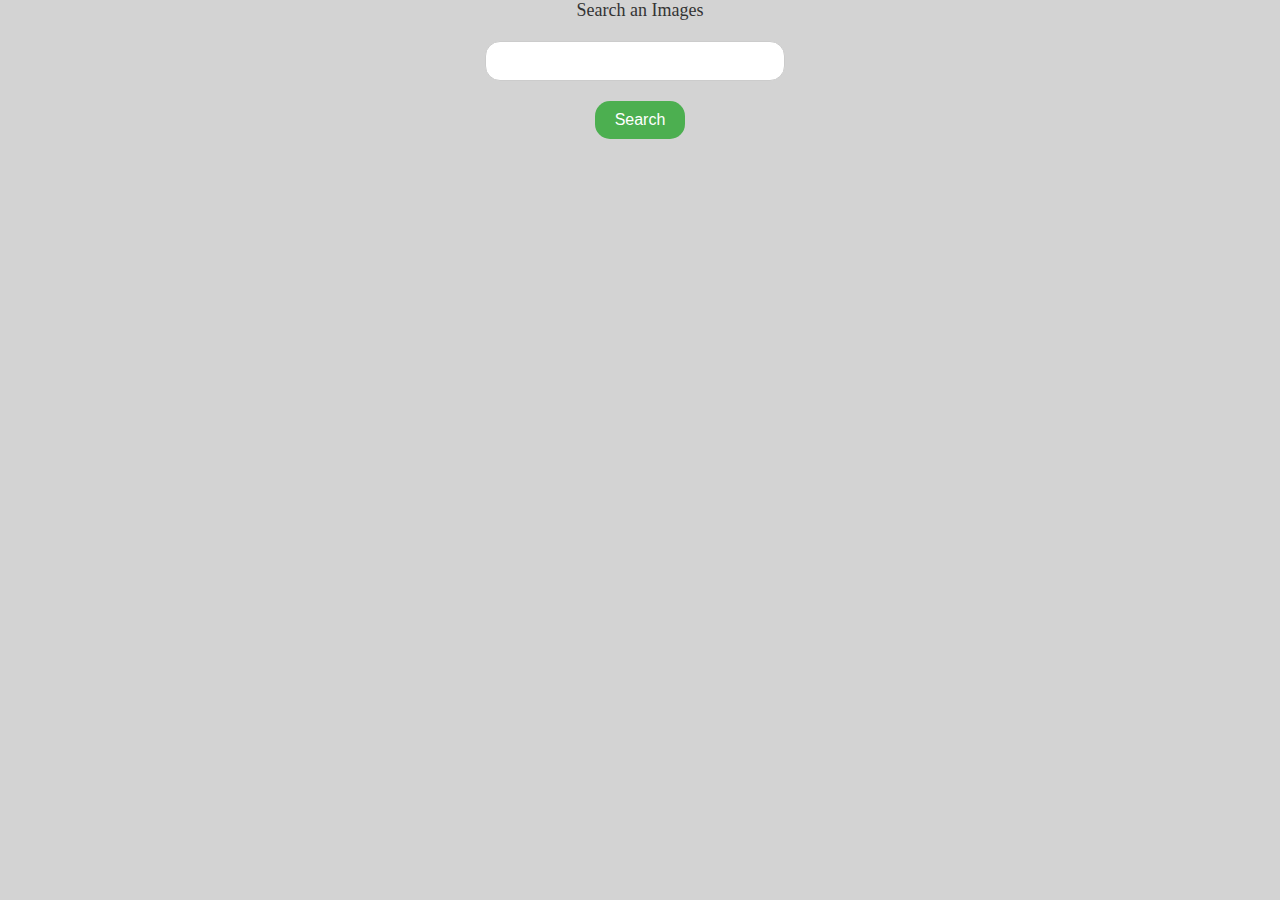
<file: FlickrPhotoSearch/index.html>
<!DOCTYPE html>
<html lang="en">
<head>
    <meta charset="UTF-8">
    <meta name="viewport" content="width=device-width, initial-scale=1.0">
    <link rel="stylesheet" href="materials/style.css">
    <script src="materials/index.js" defer></script>
    <title>Document</title>
</head>
<body>
    <div class="search">
        <label for="input-text">Search an Images</label>
        <input id="text" type="text">
        <button id="button">Search</button>
    </div>
    <div id="images"></div>
</body>
</html>
</file>
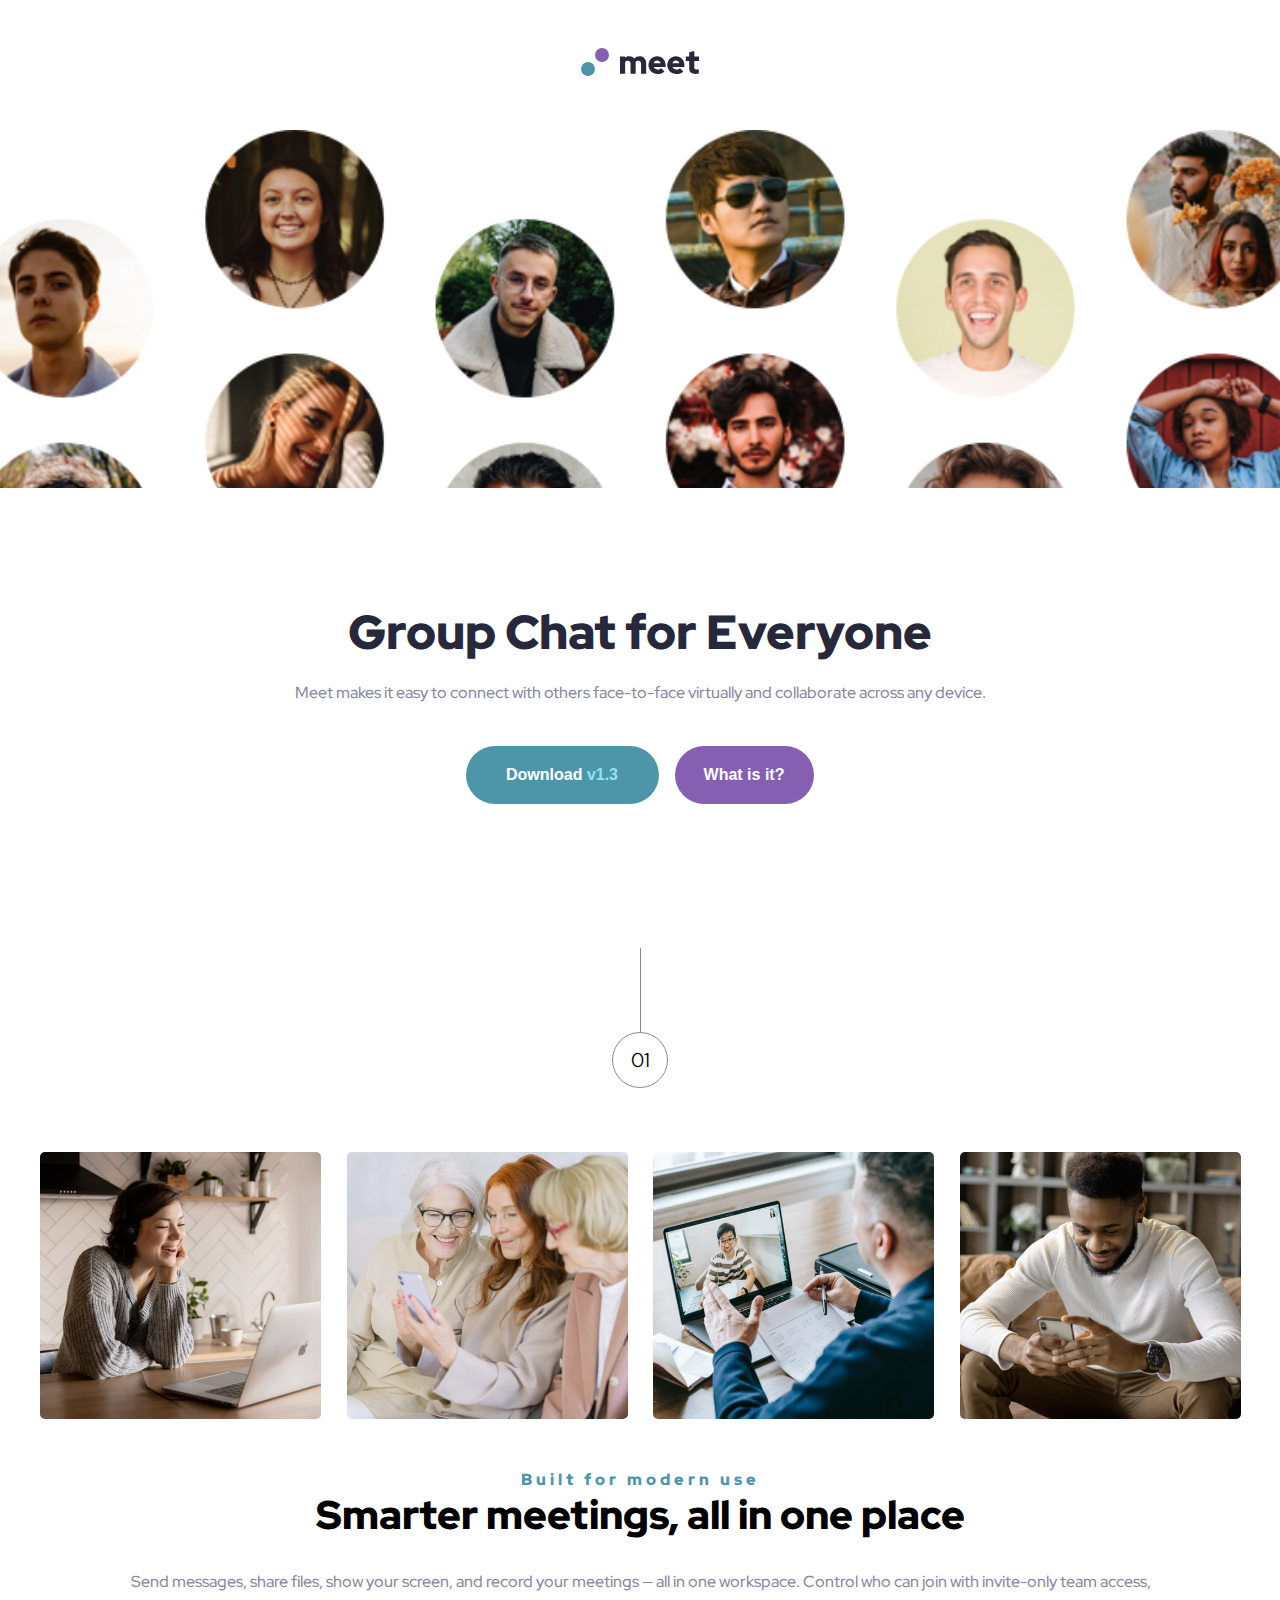
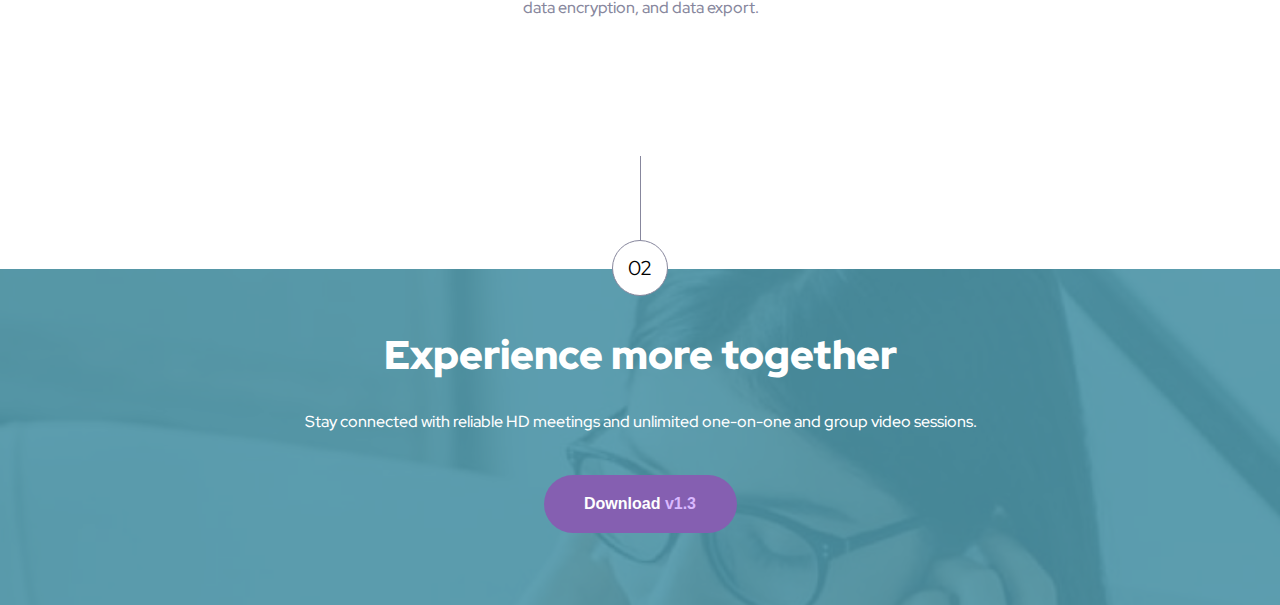
<file: MeetLandingPage/index.html>
<!DOCTYPE html>
<html lang="en">
<head>
    <meta charset="UTF-8">
    <meta name="viewport" content="width=device-width, initial-scale=1.0">
    <link rel="stylesheet" href="style.css">
    <link rel="preconnect" href="https://fonts.googleapis.com">
    <link rel="preconnect" href="https://fonts.gstatic.com" crossorigin>
    <link href="https://fonts.googleapis.com/css2?family=Red+Hat+Display:ital,wght@0,300..900;1,300..900&display=swap" rel="stylesheet">
    <title>Meet Landing Page</title>
</head>
<body>
    <header>
        <nav><img class="logo" src="materials/logo.svg" alt=""></nav>
        <div class="header-hero-image">
            <div class="hero-image">
                <img src="materials/tablet/image-hero.png" alt="">
            </div>
            <div class="main-title wrapper flex">
                <h1>Group Chat for Everyone</h1>
                <p class="style-p">Meet makes it easy to connect with others face-to-face virtually and collaborate across any device.</p>
                <div class="buttons pad-bot">
                    <button id="green">Download <span>v1.3</span></button>
                    <button id="purple">What is it?</button>
                </div>
            </div>
        </div>
    </header>

    <main>
        <div class="line-shape pad-bot">
            <div class="line"></div>
            <div class="round"><span class="number-in-shape">01</span></div>
        </div>

        <div class="grid-container wrapper pad-bot">
            <img src="materials/desktop/image-woman-in-videocall.jpg" alt="">
            <img src="materials/desktop/image-women-videochatting.jpg" alt="">
            <img src="materials/desktop/image-men-in-meeting.jpg" alt="">
            <img src="materials/desktop/image-man-texting.jpg" alt="">
        </div>
        <div class="wrapper pad-bot flex">
            <h3 class="green-h3">Built for modern use</h3>
            <h2 class="title-h2">Smarter meetings, all in one place</h2>
            <p class="style-p">Send messages, share files, show your screen, and record your meetings — all in one workspace. Control who can join with invite-only team access, data encryption, and data export.</p>
        </div>
    </main>

    <footer>
        <div class="footer">
            <div class="line-shape line-absolute">
                <div class="line"></div>
                <div class="round"><span class="number-in-shape">02</span></div>
            </div>
            <div class="footer-bg">
                <div class="bg-color">
                    <div class="footer-grid wrapper flex">
                        <h2 class="title-h2" style="color: white;">Experience more together</h2>
                        <p class="style-p" style="color: white;">Stay connected with reliable HD meetings and unlimited one-on-one and group video sessions.</p>
                        <div class="buttons" style="padding-bottom: 72px;">
                            <button id="green" style="background-color: #855FB1;">Download <span style="color: #D9B8FF;">v1.3</span></button>
                        </div>
                    </div>
                </div>
            </div>
        </div>
    </footer>
</body>
</html>
</file>
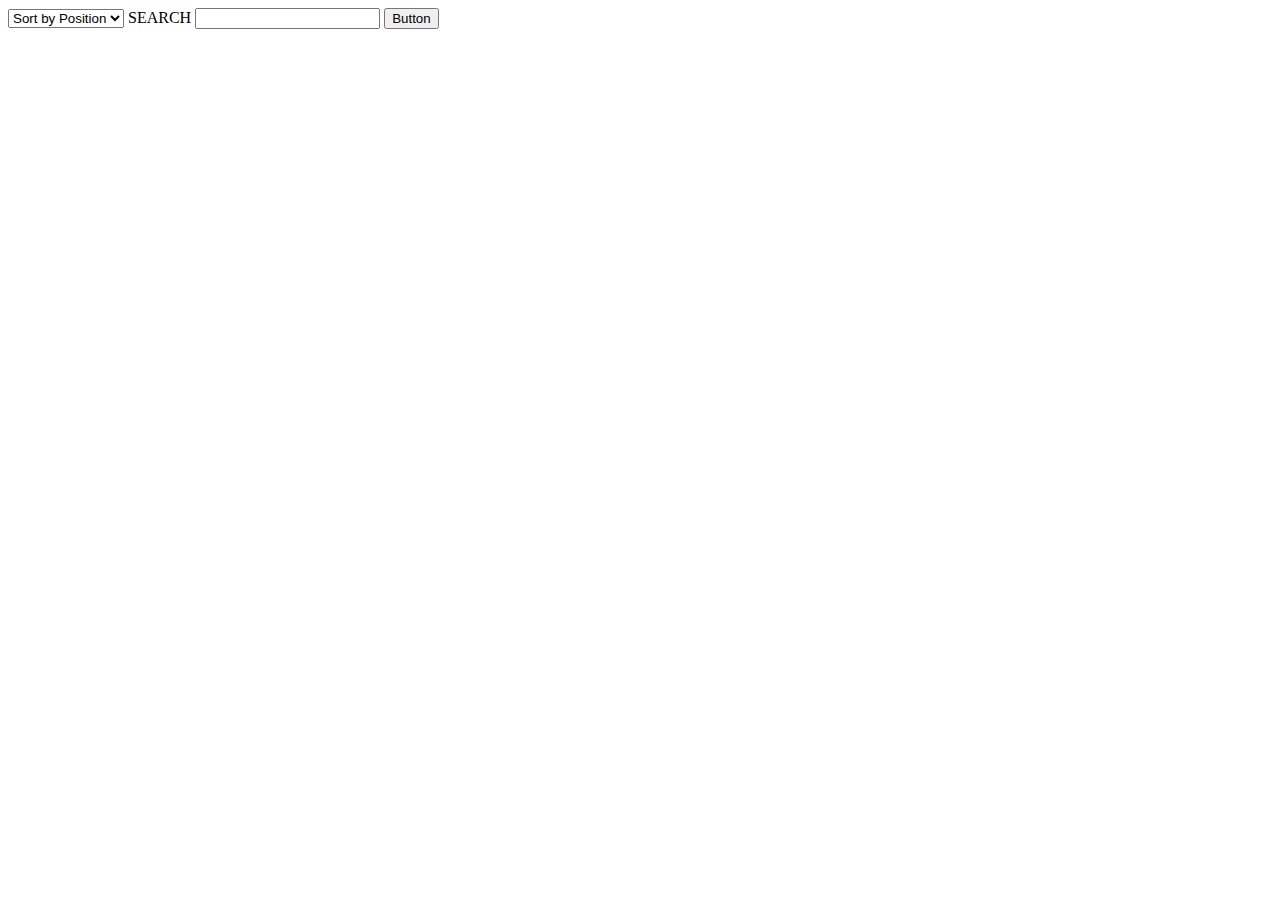
<file: searchandsortemployees/index.html>
<!DOCTYPE html>
<html lang="en">
<head>
    <meta charset="UTF-8">
    <meta name="viewport" content="width=device-width, initial-scale=1.0">
    <script src="index.js" defer></script>
    <title>Document</title>
</head>
<body>
    <select id="sortOptions">
        <option value="position">Sort by Position</option>
        <option value="date">Sort by Date</option>
        <option value="order">Sort by Order</option>
    </select>
    <label for="text">SEARCH</label>
    <input type="text" id="note">
    <button id="button" onclick="fetchData()">Button</button>
    <h1 id="result"></h1>
    <!--  -->
</body>
</html>
</file>
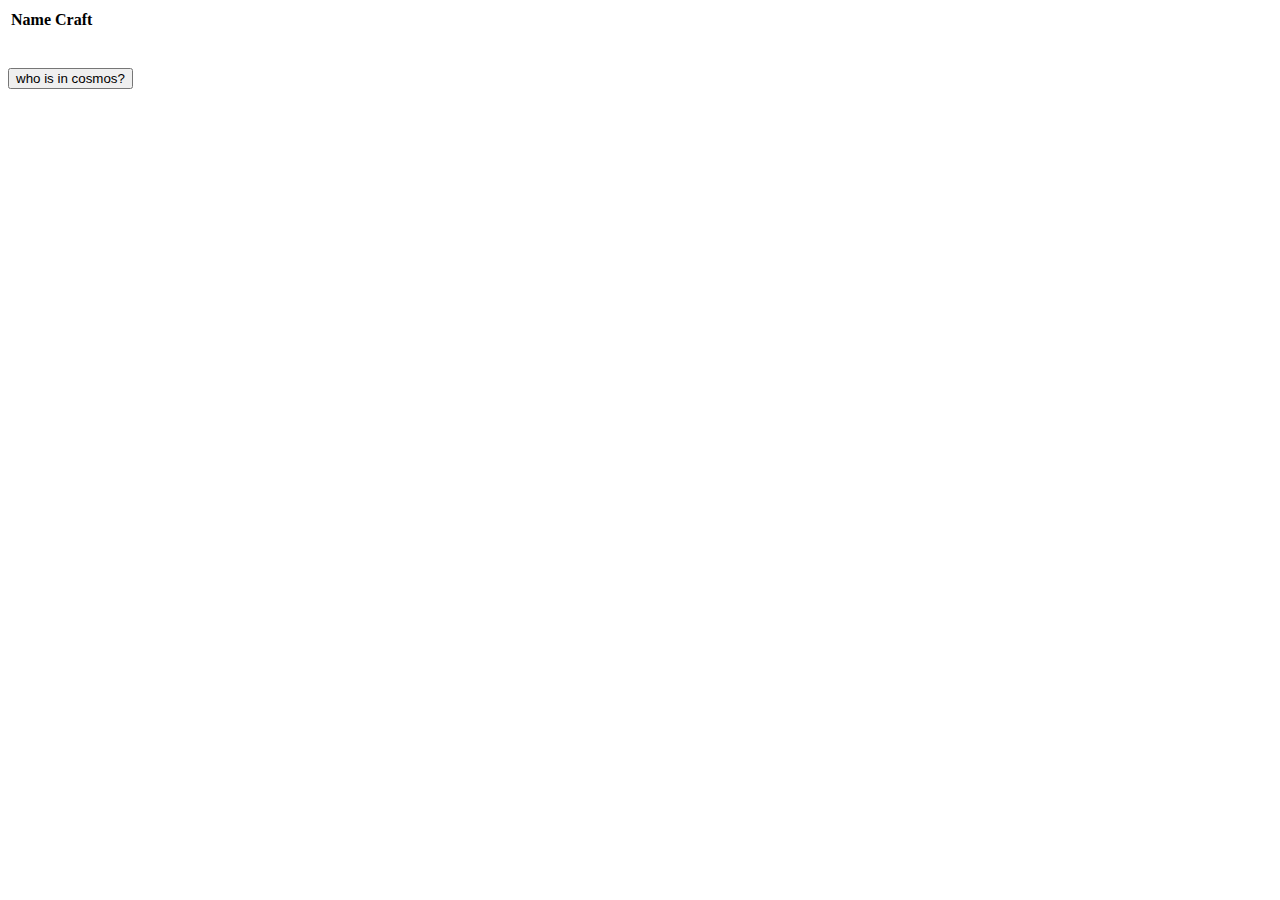
<file: whocosmos/index.html>
<!DOCTYPE html>
<html lang="en">
<head>
    <meta charset="UTF-8">
    <meta name="viewport" content="width=device-width, initial-scale=1.0">
    <script src="index.js" defer></script>
    <title>Who is in cosmos?</title>
</head>
<body>
    <table id="data-table">
        <tr>
            <th>Name</th>
            <th>Craft</th>
        </tr>
    </table>
    <br><br>
    <button id="button">who is in cosmos?</button>
</body>
</html>
</file>
<file: FlickrPhotoSearch/materials/style.css>
* {
    margin: 0;
    padding: 0;
    box-sizing: border-box;
}

html{
    font-size: 62.5%;
}

body {
    background-color: lightgray;
}

label {
    font-size: 1.8rem;
    color: #333;
}

.search {
    display: flex;
    justify-content: center;
    flex-direction: column;
    align-items: center;
    gap: 20px;
    padding-bottom: 15px;
}

#text {
    width: 300px;
    padding: 10px;
    font-size: 16px;
    border: 1px solid #ccc;
    border-radius: 5px;
    margin-right: 10px;
    border-radius: 15px;
}

#button {
    padding: 10px 20px;
    font-size: 1.6rem;
    background-color: #4CAF50;
    color: white;
    border: none;
    border-radius: 15px;
    cursor: pointer;
}

#button:hover {
    background-color: #45a049;
}

#images {
    display: flex;
    flex-wrap: wrap;
    gap: 5px;
}

img {
    width: auto; 
    height: 200px; 
    border-radius: 5px;
}
</file>
<file: MeetLandingPage/style.css>
/* // <uniquifier>: Use a unique and descriptive class name
// <weight>: Use a value from 300 to 900

.red-hat-display-<uniquifier> {
  font-family: "Red Hat Display", sans-serif;
  font-optical-sizing: auto;
  font-weight: <weight>;
  font-style: normal;
} */

* {
    padding: 0;
    margin: 0;
    box-sizing: border-box;
}

html {
    font-size: 62.5%;
    font-family: "Red Hat Display", sans-serif;
}

nav {
    display: flex;
    justify-content: center;
    padding: 48px 0 54px;
}

/* CONSTRAINT CSS-s */
.wrapper {
    padding: 0 24px;
}

.pad-bot {
    padding-bottom: 64px;
}

.flex {
    text-align: center;
}

/* works but not responsive */
.hero-image {
    width: 100%;
    overflow: hidden;
    position: relative;
    min-height: 165px;
    margin-bottom: 48px;
}

.hero-image img {
    position: absolute;
    left: -25px;
    right: -25px;
    width: calc(100% + 50px);
    height: auto;
}

/* main title designs */

.main-title h1 {
    font-size: 4rem;
    font-weight: 900;
    line-height: 44px;
    color: #28283D;
    padding-bottom: 24px;
}

.style-p {
    font-size: 1.6rem;
    font-weight: 500;
    line-height: 26px;
    color: #87879D;
    padding-bottom: 32px;
}


/* LINE WITH SHAPE */

.line-shape .line {
    width: 1px;
    height: 84px;
    background-color: #87879D;
    margin: 0 auto;
}

.line-shape .round {
    width: 56px;
    height: 56px;
    border: 1px solid #87879D;
    margin: 0 auto;
    border-radius: 50%;
    background-color: white;
}

.line-shape .number-in-shape {
    display: flex;
    justify-content: center;
    align-items: center;
    width: 100%;
    height: 100%;
    font-size: 2rem;
}



/* buttons design */
.buttons {
    display: flex;
    flex-direction: column;
    align-items: center;
    gap: 16px;
}

.buttons button {
    font-size: 1.6rem;
    font-weight: 900;
    line-height: 26px;
    color: white;
    border-radius: 50px;
    border: none;
}

#green span {
    color: #8FE3F9;
}

#green {
    width: 193px;
    height: 58px;
    background-color: #4D96A9;
}

#purple {
    width: 139px;
    height: 58px;
    background-color: #855FB1;
}

/* image container */

.grid-container {
    display: grid;
    grid-template-columns: 1fr 1fr;
    row-gap: 24px;
    column-gap: 25px;
}

.grid-container img {
    max-width: 100%;
    border-radius: 5px;
}

/* modern use */
.green-h3 {
    font-size: 1.6rem;
    font-weight: 900;
    line-height: 26px;
    letter-spacing: 4px;
    color: #4D96A9;
}

.title-h2 {
    font-size: 3.2rem;
    font-weight: 900;
    line-height: 36px;
    padding: 24px 0 32px;
}

/* FOOTER */

.footer-bg {
    background-image: url('materials/mobile/image-footer.jpg');
    background-size: cover;
    background-repeat: no-repeat;
    background-position: top;
}

.bg-color {
    background-color: rgba(77, 150, 169, 89.55%);
    
}

.footer {
    position: relative;
    padding-top: 144px;
}

.footer .title-h2 {
    padding-top: 64px;
}

.line-absolute {
    position: absolute;
    top: 31px;
    left: 0;
    width: 100%;
}

/* MOBILE DONE */

/* Tablet starts 768PX */

@media(min-width: 768px) {

    /* image */
    .hero-image {
        min-height: 358px;
    }

    /* main title tablet */
    .main-title {
        padding: 72px 156px 80px 155px;
    }

    .main-title h1 {
        font-size: 4.8rem;
        line-height: 48px;
    }

    /* buttons design  */

    .buttons {
        flex-direction: row;
        justify-content: center;
    }

    /* Image container */


    .grid-container {
        grid-template-columns: 1fr 1fr 1fr 1fr;
        padding: 0 39px 48px 40px;
    }
    
    /* MODERN USE */
    
    .title-h2 {
        font-size: 4.0rem;
        line-height: 44px;
        text-align: center;
        padding: 24px 0 32px;
    } 

    /* Footer */
    .title-h2 {
        font-size: 4rem;
        line-height: 44px;
        text-align: center;
        padding: 0 120px 32px;
    }

    .style-p {
        padding: 0 97px 40px 98px;
    }
}


/* PC 1440 px */

@media(min-width: 1440px) { 
    .hero-image img {
        display: none;
    }

    .main-title {
        padding: 0;
    }

    .buttons.pad-bot {
        padding: 0;
    }

    .header-hero-image {
        background-image: url('materials/desktop/image-hero-left.png'), url('materials/desktop/image-hero-right.png');
        background-repeat: no-repeat;
        background-position: left, right;
        display: grid;
        grid-template-columns: 1fr 2fr 1fr;
    }

    
    .main-title.wrapper.flex {
        padding: 108px 88px 117px; 
    }

    .main-title h1 {
        font-size: 6.4rem;
        line-height: 64px;
    }

    .main-title p {
        font-size: 1.8rem;
        line-height: 26px;
    }

    /* Image */

    .grid-container.wrapper.pad-bot {
        padding: 0 165px 80px;
        gap: 30px;
    }

    /* Modern use */

    .wrapper.pad-bot.flex {
        padding: 0 450px;
    }

    .green-h3 {
        font-family: Red Hat Display;
        font-size: 1.6rem;
        line-height: 26px;
        letter-spacing: 4px;
        padding-bottom: 16px;
    }

    .title-h2 {
        font-size: 4rem;
        line-height: 44px;
        text-align: center;
        padding: 0 0 32px;
    }

    .style-p {
        font-size: 1.8rem;
        line-height: 26px;
        padding: 0 0 72px;
    }

    /* footer */

    .footer-bg {
        background-image: url("materials/desktop/image-footer.jpg");
        background-size: cover;
        background-position: top;
        height: 308px;
    }
    
    .bg-color {
        height: 100%;
    }
    .footer-grid {
        display: grid;
        grid-template-columns: 1fr 1fr 1fr;
        align-items: baseline;
    }
}
</file>
